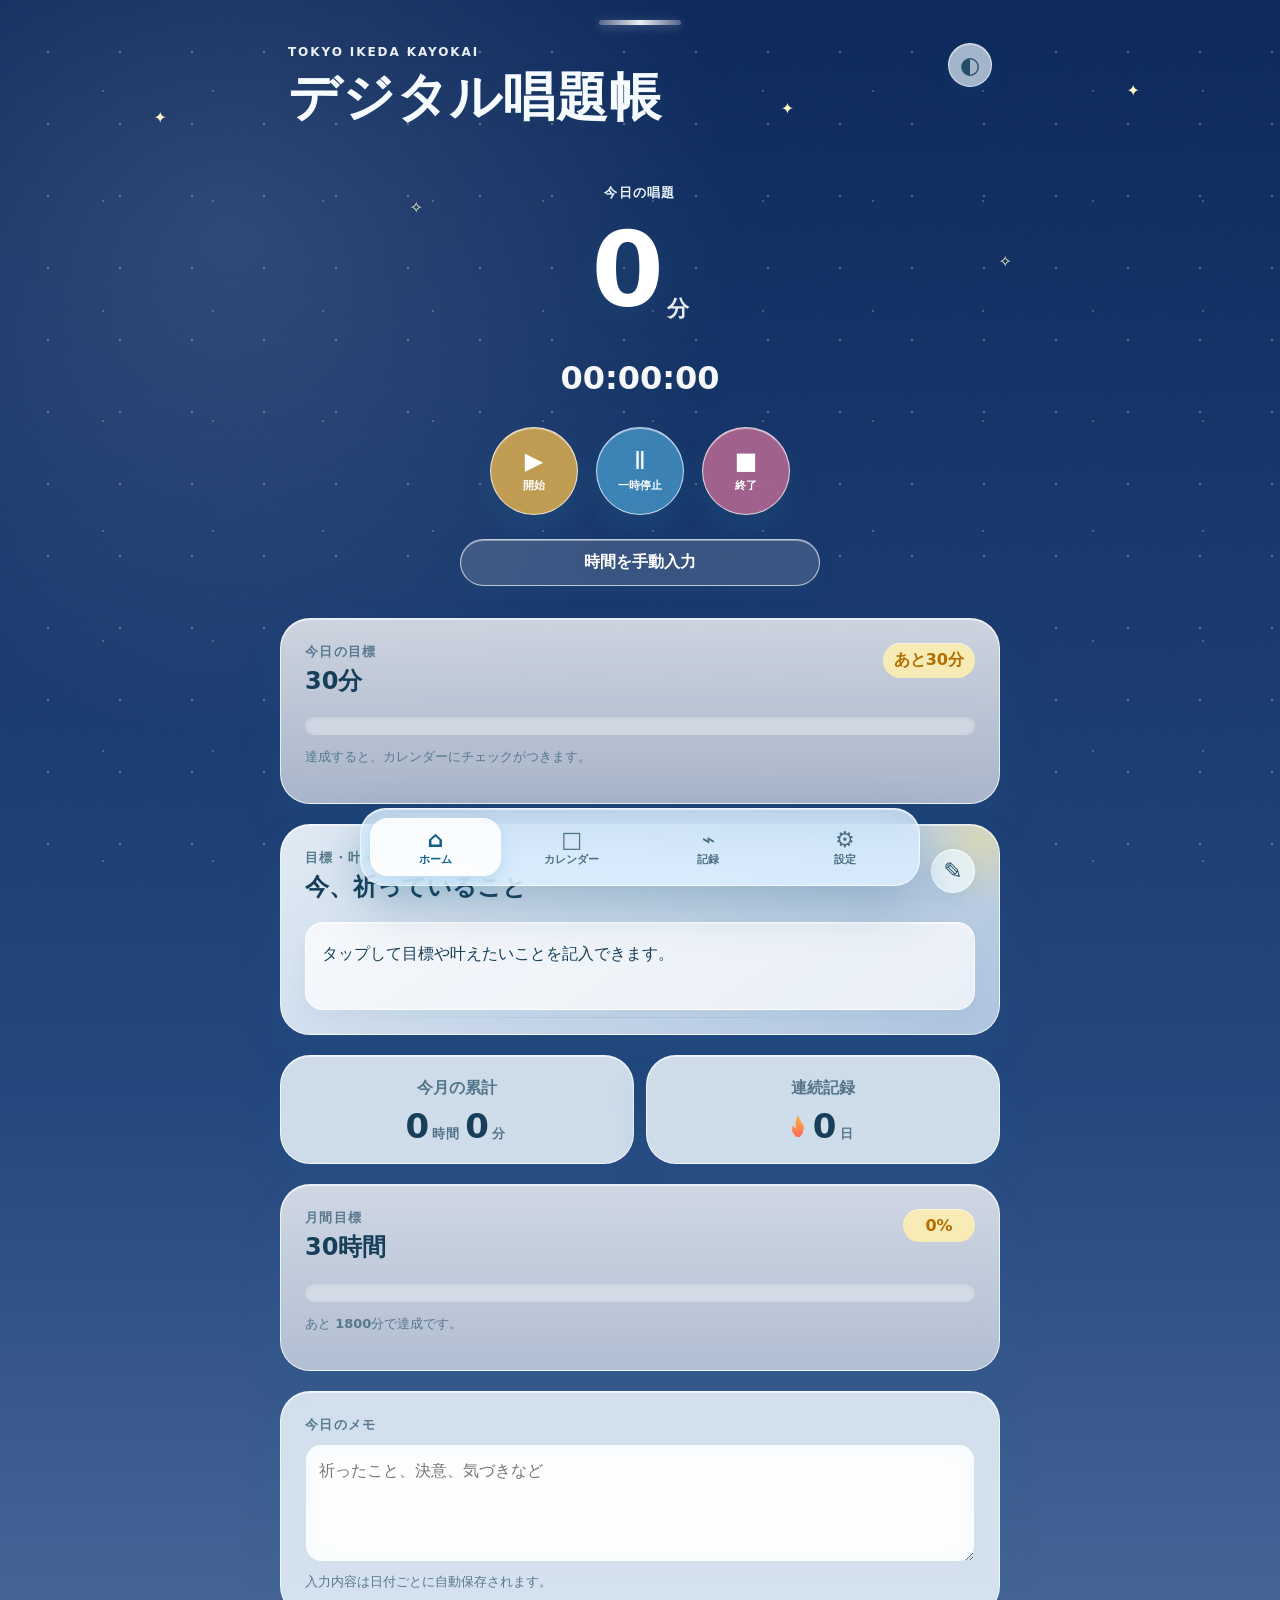
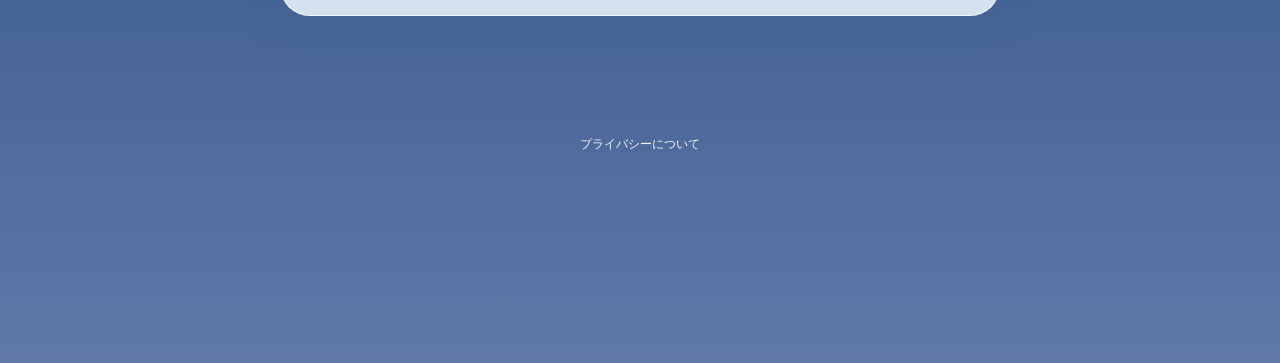
<file: index.html>
<!DOCTYPE html>
<html lang="ja">
<head>
  <meta charset="UTF-8" />
  <meta name="viewport" content="width=device-width, initial-scale=1.0, viewport-fit=cover" />
  <meta name="theme-color" content="#6aa7b8" />
  <meta name="description" content="Tokyo Ikeda Kayokai デジタル唱題帳。唱題時間、目標、メモを端末内に記録できます。" />
  <title>デジタル唱題帳 | Tokyo Ikeda Kayokai</title>
  <meta property="og:title" content="デジタル唱題帳 | Tokyo Ikeda Kayokai" />
  <meta property="og:description" content="唱題時間、目標、メモを端末内に記録できるデジタル唱題帳です。" />
  <meta property="og:type" content="website" />
  <link rel="manifest" href="manifest.webmanifest" />
  <link rel="icon" href="assets/icons/icon.svg" type="image/svg+xml" />
  <link rel="stylesheet" href="assets/css/style.css" />
</head>
<body>

  <div id="launchScreen" class="launch-screen" aria-hidden="true">
    <div class="launch-mark">
      <span class="launch-sun"></span>
      <span class="launch-wave launch-wave-1"></span>
      <span class="launch-wave launch-wave-2"></span>
    </div>
    <p>Tokyo Ikeda Kayokai</p>
    <strong>デジタル唱題帳</strong>
  </div>

  <div class="paper-texture" aria-hidden="true"></div>
  <div class="sky-decor" aria-hidden="true">
    <div class="cloud cloud-1">☁</div>
    <div class="cloud cloud-2">☁</div>
    <div class="cloud cloud-3">☁</div>
    <div class="stars">
      <span>✦</span><span>✧</span><span>✦</span><span>✧</span><span>✦</span>
    </div>
  </div>

  <main class="app">
    <div class="summer-ribbon" aria-hidden="true"></div>
    <header class="hero">
      <div>
        <p class="brand">Tokyo Ikeda Kayokai</p>
        <h1>デジタル唱題帳</h1></div>
      <button id="themeBtn" class="round-button" aria-label="背景テーマを切り替える">
        <span class="hand-icon">◐</span>
      </button>
    </header>

    <section id="homeView" class="view is-active">
      <section class="card timer-card">
        <p class="small-label">今日の唱題</p>
        <button id="editTodayTotalBtn" class="today-total today-total-button" aria-label="今日の唱題時間を編集">
          <span id="todayMinutes">0</span><small>分</small>
        </button>
        <div id="timerDisplay" class="timer">00:00:00</div>

        <div class="timer-actions">
          <button id="startBtn" class="timer-circle timer-start" aria-label="タイマー開始">
            <span class="timer-circle-icon">▶</span>
            <span class="timer-circle-label">開始</span>
          </button>
          <button id="pauseBtn" class="timer-circle timer-pause" aria-label="タイマー一時停止">
            <span class="timer-circle-icon">Ⅱ</span>
            <span class="timer-circle-label">一時停止</span>
          </button>
          <button id="stopBtn" class="timer-circle timer-stop" aria-label="タイマー終了">
            <span class="timer-circle-icon">■</span>
            <span class="timer-circle-label">終了</span>
          </button>
        </div>

        <div class="manual-entry-area">
          <button id="openManualEntryBtn" class="button glass-button full">時間を手動入力</button>
        </div>
      </section>

      <section class="card">
        <div class="section-heading">
          <div>
            <p class="small-label">今日の目標</p>
            <h2><span id="dailyGoalLabel">30分</span></h2>
          </div>
          <span id="dailyGoalStatus" class="badge">あと30分</span>
        </div>
        <div class="progress-track">
          <div id="dailyProgressBar" class="progress-bar daily-progress"></div>
        </div>
        <p class="muted">達成すると、カレンダーにチェックがつきます。</p>
      </section>

      <section class="card wishes-card">
        <div class="section-heading">
          <div>
            <p class="small-label">目標・叶えたいこと</p>
            <h2>今、祈っていること</h2>
          </div>
          <button id="editWishesBtn" class="round-button edit-wishes-button" aria-label="目標・叶えたいことを編集">✎</button>
        </div>
        <div id="wishesDisplay" class="wishes-display">タップして目標や叶えたいことを記入できます。</div>
        <textarea id="wishesInput" class="wishes-input" placeholder="今祈っていること、叶えたいこと、目標など"></textarea>
        <div id="wishesActions" class="wishes-actions">
          <button id="saveWishesBtn" class="button primary">保存</button>
          <button id="cancelWishesBtn" class="button pale">キャンセル</button>
        </div>
      </section>

      <section class="summary-grid">
        <article class="card mini-card">
          <span class="mini-card-label">今月の累計</span>
          <strong class="stat-value month-total-value">
            <span class="stat-number" id="monthTotalHours">0</span><span class="stat-unit">時間</span>
            <span class="stat-number" id="monthTotalMinutes">0</span><span class="stat-unit">分</span>
          </strong>
        </article>
        <article class="card mini-card">
          <span class="mini-card-label">連続記録</span>
          <strong class="stat-value streak-value">
            <span class="flame-mark" aria-hidden="true"></span>
            <span class="stat-number" id="streakDays">0</span><span class="stat-unit">日</span>
          </strong>
        </article>
      </section>

      <section class="card">
        <div class="section-heading">
          <div>
            <p class="small-label">月間目標</p>
            <h2><span id="goalMinutesLabel">30時間</span></h2>
          </div>
          <span id="goalPercent" class="badge">0%</span>
        </div>
        <div class="progress-track"><div id="progressBar" class="progress-bar"></div></div>
        <p class="muted">あと <strong id="remainingMinutes">1800</strong>分で達成です。</p>
      </section>

      <section class="card">
        <p class="small-label">今日のメモ</p>
        <textarea id="memo" placeholder="祈ったこと、決意、気づきなど"></textarea>
        <p class="save-note">入力内容は日付ごとに自動保存されます。</p>
      </section>
    </section>

    <section id="calendarView" class="view">
      <section class="card">
        <div class="calendar-list-toolbar">
          <button id="openEntryListBtn" class="entry-list-link" type="button">入力内容一覧を見る</button>
        </div>
        <div class="calendar-head">
          <button id="prevMonth" class="round-button" aria-label="前の月">‹</button>
          <h2 id="calendarTitle"></h2>
          <button id="nextMonth" class="round-button" aria-label="次の月">›</button>
        </div>
        <div class="weekdays">
          <span>日</span><span>月</span><span>火</span><span>水</span><span>木</span><span>金</span><span>土</span>
        </div>
        <div id="calendarGrid" class="calendar-grid"></div>
        <p class="muted">日付をタップすると、唱題時間とメモを確認・編集できます。</p>
      </section>
    </section>

    <section id="recordsView" class="view">
      <section class="card">
        <p class="small-label">最近7日間</p>
        <h2>唱題時間の記録</h2>
        <canvas id="weeklyChart" width="700" height="360"></canvas>
      </section>
      <section class="summary-grid">
        <article class="card mini-card">
          <span class="mini-card-label">総唱題時間</span>
          <strong class="stat-value record-total-value">
            <span class="stat-number" id="allTimeHours">0</span><span class="stat-unit">時間</span>
            <span class="stat-number" id="allTimeMinutes">0</span><span class="stat-unit">分</span>
          </strong>
        </article>
        <article class="card mini-card">
          <span class="mini-card-label">記録した日</span>
          <strong class="stat-value active-days-value">
            <span class="stat-number" id="activeDays">0</span><span class="stat-unit">日</span>
          </strong>
        </article>
      </section>
    </section>

    <section id="settingsView" class="view">
      <section class="card settings-card">
        <div class="goal-setting-block">
          <span class="setting-title">毎日の目標</span>
          <div class="time-input-row">
            <label><span>時間</span><input id="dailyGoalHoursInput" type="number" min="0" step="1" /></label>
            <label><span>分</span><input id="dailyGoalMinutesInput" type="number" min="0" max="59" step="1" /></label>
          </div>
          <button id="saveDailyGoalBtn" class="button primary full">毎日の目標を保存</button>
        </div>

        <hr />

        <div class="goal-setting-block">
          <span class="setting-title">月間目標</span>
          <div class="time-input-row">
            <label><span>時間</span><input id="goalHoursInput" type="number" min="0" step="1" /></label>
            <label><span>分</span><input id="goalMinutesInput" type="number" min="0" max="59" step="1" /></label>
          </div>
          <button id="saveGoalBtn" class="button primary full">月間目標を保存</button>
        </div>

        <hr />

        <button id="installBtn" class="button pale full" hidden>ホーム画面に追加</button>
        <button id="exportBtn" class="button pale full">記録をバックアップ</button>
        <label class="file-label">
          バックアップを読み込む
          <input id="importInput" type="file" accept="application/json" />
        </label>
        <button id="resetBtn" class="button rose full">すべての記録をリセット</button>
      </section>
    </section>
  </main>


  <dialog id="entryListDialog" class="day-dialog entry-list-dialog">
    <section class="dialog-card entry-list-card">
      <button id="closeEntryListBtn" class="dialog-close" type="button" aria-label="閉じる">×</button>
      <p class="small-label">唱題の記録</p>
      <div class="entry-list-title-row">
        <h2>入力内容一覧</h2>
        <select id="entryListOrder" aria-label="表示順">
          <option value="newest">新しい順</option>
          <option value="oldest">古い順</option>
        </select>
      </div>
      <p class="muted entry-list-description">唱題時間とメモを、日付ごとに振り返れます。</p>
      <div id="entryList" class="entry-list"></div>
    </section>
  </dialog>

  <dialog id="dayDialog" class="day-dialog">
    <form method="dialog" class="dialog-card">
      <button class="dialog-close" value="cancel" aria-label="閉じる">×</button>
      <p class="small-label">日別記録</p>
      <h2 id="dialogDateTitle"></h2>
      <div class="time-input-grid">
        <label>
          <span>唱題時間（分）</span>
          <input id="dialogMinutes" type="number" min="0" step="1" />
        </label>
      </div>
      <label>
        <span>メモ</span>
        <textarea id="dialogMemo" placeholder="その日の祈りや決意"></textarea>
      </label>
      <button id="saveDayBtn" type="button" class="button primary full">保存する</button>
    </form>
  </dialog>



  <dialog id="editTodayDialog" class="day-dialog">
    <form method="dialog" class="dialog-card">
      <button class="dialog-close" value="cancel" aria-label="閉じる">×</button>
      <p class="small-label">今日の記録を編集</p>
      <h2>合計時間を修正</h2>
      <div class="time-input-row three">
        <label>
          <span>時間</span>
          <input id="editTodayHours" type="number" min="0" step="1" value="0" />
        </label>
        <label>
          <span>分</span>
          <input id="editTodayMinutes" type="number" min="0" max="59" step="1" value="0" />
        </label>
        <label>
          <span>秒</span>
          <input id="editTodaySeconds" type="number" min="0" max="59" step="1" value="0" />
        </label>
      </div>
      <p class="muted">保存すると、今日の合計時間がこの内容に置き換わります。</p>
      <button id="saveTodayTotalBtn" type="button" class="button primary full">合計時間を保存</button>
    </form>
  </dialog>

  <dialog id="manualEntryDialog" class="day-dialog">
    <form method="dialog" class="dialog-card">
      <button class="dialog-close" value="cancel" aria-label="閉じる">×</button>
      <p class="small-label">手動入力</p>
      <h2>唱題時間を追加</h2>
      <div class="time-input-row three">
        <label>
          <span>時間</span>
          <input id="manualHours" type="number" min="0" step="1" value="0" />
        </label>
        <label>
          <span>分</span>
          <input id="manualMinutes" type="number" min="0" max="59" step="1" value="0" />
        </label>
        <label>
          <span>秒</span>
          <input id="manualSeconds" type="number" min="0" max="59" step="1" value="0" />
        </label>
      </div>
      <button id="saveManualEntryBtn" type="button" class="button primary full">この時間を追加</button>
    </form>
  </dialog>


  <footer class="site-footer"><a href="privacy.html">プライバシーについて</a></footer>

  <nav class="bottom-nav" aria-label="画面切り替え">
    <button class="tab is-active" data-view="home" aria-label="ホーム">
      <span class="nav-icon" aria-hidden="true">⌂</span>
      <span class="nav-label">ホーム</span>
    </button>
    <button class="tab" data-view="calendar" aria-label="カレンダー">
      <span class="nav-icon" aria-hidden="true">□</span>
      <span class="nav-label">カレンダー</span>
    </button>
    <button class="tab" data-view="records" aria-label="記録">
      <span class="nav-icon" aria-hidden="true">⌁</span>
      <span class="nav-label">記録</span>
    </button>
    <button class="tab" data-view="settings" aria-label="設定">
      <span class="nav-icon" aria-hidden="true">⚙</span>
      <span class="nav-label">設定</span>
    </button>
  </nav>

  <div id="toast" class="toast" role="status" aria-live="polite"></div>

  <script src="assets/js/app.js"></script>
</body>
</html>
</file>
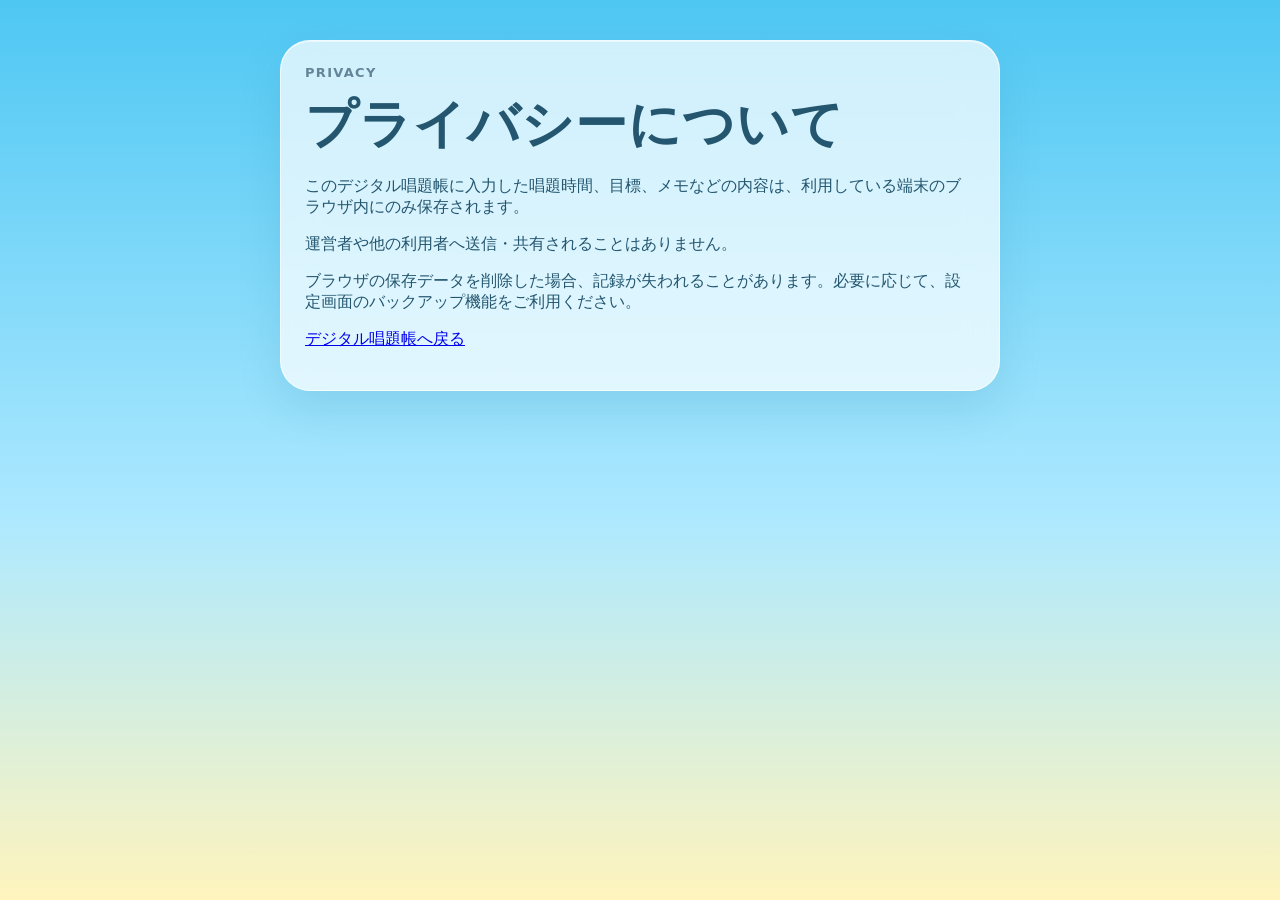
<file: privacy.html>
<!DOCTYPE html>
<html lang="ja">
<head>
  <meta charset="UTF-8" />
  <meta name="viewport" content="width=device-width, initial-scale=1.0" />
  <title>プライバシーについて | デジタル唱題帳</title>
  <link rel="stylesheet" href="assets/css/style.css" />
</head>
<body>
  <main class="app">
    <section class="card">
      <p class="small-label">PRIVACY</p>
      <h1>プライバシーについて</h1>
      <p>このデジタル唱題帳に入力した唱題時間、目標、メモなどの内容は、利用している端末のブラウザ内にのみ保存されます。</p>
      <p>運営者や他の利用者へ送信・共有されることはありません。</p>
      <p>ブラウザの保存データを削除した場合、記録が失われることがあります。必要に応じて、設定画面のバックアップ機能をご利用ください。</p>
      <p><a href="./">デジタル唱題帳へ戻る</a></p>
    </section>
  </main>
</body>
</html>
</file>
<file: assets/css/style.css>
*{box-sizing:border-box}
:root{
  --sky-1:#59c9f2;
  --sky-2:#bcecff;
  --sky-3:#fff5bf;
  --ink:#24566f;
  --muted:#648498;
  --card:rgba(255,255,255,.72);
  --card-strong:rgba(255,255,255,.84);
  --line:rgba(255,255,255,.68);
  --yellow:#ffbf2f;
  --yellow-deep:#f09a00;
  --blue:#4abce8;
  --pink:#ff8fa9;
  --green:#58b67a;
  --shadow:0 16px 40px rgba(31,113,151,.18)
}
html{scroll-behavior:smooth}
body{
  margin:0;
  min-height:100vh;
  font-family:"M PLUS Rounded 1c","Hiragino Maru Gothic ProN","Yu Gothic","Meiryo",system-ui,sans-serif;
  color:var(--ink);
  background:linear-gradient(180deg,var(--sky-1) 0%,var(--sky-2) 56%,var(--sky-3) 100%);
  background-attachment:fixed;
  transition:background .5s ease,color .5s ease;
  overflow-x:hidden
}
body.theme-evening{
  --sky-1:#ff9f86;
  --sky-2:#ffd6a6;
  --sky-3:#fff3bf;
  --ink:#5a4566
}
body.theme-night{
  --sky-1:#112b5e;
  --sky-2:#284a82;
  --sky-3:#5f75a7;
  --ink:#edf7ff;
  --muted:#c5d8ee;
  --card:rgba(20,44,84,.58);
  --card-strong:rgba(28,54,96,.72);
  --line:rgba(255,255,255,.22);
  --shadow:0 16px 40px rgba(0,0,35,.28)
}
button,input,textarea{font:inherit}
button{cursor:pointer;touch-action:manipulation}
.paper-texture{
  position:fixed;inset:0;pointer-events:none;opacity:.07;
  background-image:url("data:image/svg+xml,%3Csvg xmlns='http://www.w3.org/2000/svg' width='100' height='100'%3E%3Cfilter id='n'%3E%3CfeTurbulence baseFrequency='.75' numOctaves='3' stitchTiles='stitch'/%3E%3C/filter%3E%3Crect width='100%25' height='100%25' filter='url(%23n)' opacity='.12'/%3E%3C/svg%3E")
}
.sky-decor{position:fixed;inset:0;overflow:hidden;pointer-events:none;z-index:0}
.cloud{
  position:absolute;
  color:rgba(255,255,255,.72);
  font-size:70px;
  filter:blur(.2px) drop-shadow(0 6px 10px rgba(36,86,111,.08));
  animation:cloudDrift linear infinite
}
.cloud-1{top:70px;left:-150px;animation-duration:42s}
.cloud-2{top:220px;left:-220px;font-size:52px;animation-duration:58s;animation-delay:-18s}
.cloud-3{top:360px;left:-180px;font-size:40px;animation-duration:49s;animation-delay:-31s}
@keyframes cloudDrift{to{transform:translateX(calc(100vw + 330px))}}
.stars{display:none}
body.theme-night .cloud{color:rgba(214,231,255,.22)}
body.theme-night .stars{display:block;position:absolute;inset:0;color:#fff8c6}
body.theme-night .stars span{position:absolute;animation:twinkle 2.8s ease-in-out infinite}
body.theme-night .stars span:nth-child(1){left:12%;top:12%}
body.theme-night .stars span:nth-child(2){left:32%;top:22%;animation-delay:.8s}
body.theme-night .stars span:nth-child(3){left:61%;top:11%;animation-delay:1.3s}
body.theme-night .stars span:nth-child(4){left:78%;top:28%;animation-delay:.3s}
body.theme-night .stars span:nth-child(5){left:88%;top:9%;animation-delay:1.8s}
@keyframes twinkle{50%{opacity:.3;transform:scale(.72)}}


.app{position:relative;z-index:1;width:min(720px,94%);margin:auto;padding:28px 0 70px}
.hero{display:flex;justify-content:space-between;align-items:center;padding:10px 6px 20px;color:white;text-shadow:0 3px 12px rgba(25,81,112,.22)}
.brand{margin:0;text-transform:uppercase;letter-spacing:.16em;font-size:12px;font-weight:900}
h1{margin:.2em 0 .1em;font-size:clamp(34px,7vw,52px);font-weight:900;letter-spacing:.02em}
h2{margin:.2em 0;font-size:22px}
.subtitle{margin:0;font-weight:700}

.tabs{
  position:sticky;top:8px;z-index:6;
  display:grid;grid-template-columns:repeat(4,1fr);gap:7px;
  padding:8px;background:rgba(255,255,255,.28);backdrop-filter:blur(18px);
  border:1px solid rgba(255,255,255,.48);border-radius:20px;box-shadow:var(--shadow)
}
.tab{
  border:1px solid transparent;border-radius:14px;padding:11px 4px;
  background:rgba(255,255,255,.18);color:var(--ink);font-weight:900
}
.tab.is-active{background:rgba(255,255,255,.72);border-color:rgba(255,255,255,.78);box-shadow:0 6px 16px rgba(33,118,157,.14)}
body.theme-night .tab{color:#eef7ff}
body.theme-night .tab.is-active{background:rgba(255,255,255,.14)}

.view{display:none}.view.is-active{display:block}
.card{
  background:var(--card);border:1px solid var(--line);border-radius:28px;
  padding:22px;margin-top:18px;box-shadow:var(--shadow);backdrop-filter:blur(18px)
}
.timer-card{text-align:center}
.small-label{margin:0;color:var(--muted);font-size:13px;font-weight:900;letter-spacing:.08em}
.today-total{margin:12px 0 4px;font-size:72px;line-height:1;color:var(--yellow-deep);font-weight:900}
.today-total small{font-size:20px;margin-left:5px}
 .timer{
  margin:18px 0;
  min-height:auto;
  display:grid;
  place-items:center;
  font-size:32px;
  font-weight:900;
  font-variant-numeric:tabular-nums;
  background:transparent;
  border:0;
  box-shadow:none;
  padding:0;
}
.timer-actions,.quick-add{display:flex;justify-content:center;gap:10px;flex-wrap:wrap}
.quick-add{margin-top:12px}
.button,.quick-add button{
  border:1px solid rgba(255,255,255,.62);border-radius:999px;padding:12px 18px;
  font-weight:900;transition:transform .18s ease,background .18s ease;
  backdrop-filter:blur(12px)
}
.button:hover,.quick-add button:hover{transform:translateY(-2px)}
.primary{background:rgba(255,191,47,.78);color:white}
.pale{background:rgba(111,210,246,.52);color:var(--ink)}
.rose{background:rgba(255,143,169,.68);color:white}
.quick-add button{background:rgba(255,255,255,.42);color:var(--ink)}
body.theme-night .pale,body.theme-night .quick-add button{color:#eef7ff}
.full{width:100%;margin-top:10px}

.summary-grid{display:grid;grid-template-columns:1fr 1fr;gap:14px}
.mini-card{text-align:center}
.mini-card span{display:block;color:var(--muted);font-size:16px;font-weight:850;line-height:1.45}
.mini-card strong{display:block;margin-top:10px;font-size:34px;line-height:1.15;letter-spacing:.01em}
.flame-mark{
  display:inline-block!important;width:16px;height:22px;margin-right:7px;
  background:linear-gradient(#ffb13b,#ff6b5c);
  clip-path:polygon(50% 0,68% 27%,88% 49%,82% 78%,62% 100%,36% 96%,14% 73%,18% 45%,36% 61%,37% 26%);
  vertical-align:-4px
}
.section-heading{display:flex;justify-content:space-between;align-items:center;gap:10px}
.badge{padding:7px 11px;border-radius:999px;background:rgba(255,244,190,.68);color:var(--yellow-deep);font-weight:900}
.progress-track{height:16px;margin-top:16px;background:rgba(255,255,255,.35);border-radius:999px;overflow:hidden}
.progress-bar{height:100%;width:0;background:linear-gradient(90deg,#ffe36a,#ffae17);border-radius:999px;transition:width .45s ease}
.muted,.save-note{color:var(--muted);font-size:13px}
.save-note{margin:7px 0 0}

textarea,input{
  width:100%;border:1px solid rgba(255,255,255,.6);border-radius:16px;
  background:rgba(255,255,255,.44);color:var(--ink);padding:13px;outline:none;backdrop-filter:blur(10px)
}
body.theme-night textarea,body.theme-night input{background:rgba(255,255,255,.1);color:#eef7ff}
textarea{height:118px;resize:vertical;margin-top:10px}
textarea:focus,input:focus{border-color:#7ed9fa;box-shadow:0 0 0 4px rgba(126,217,250,.18)}

.round-button{
  width:44px;height:44px;border:1px solid rgba(255,255,255,.62);border-radius:50%;
  background:rgba(255,255,255,.34);color:var(--ink);font-size:23px;backdrop-filter:blur(12px)
}
body.theme-night .round-button{color:#eef7ff}

.calendar-head{display:flex;justify-content:space-between;align-items:center}
.weekdays,.calendar-grid{display:grid;grid-template-columns:repeat(7,1fr);gap:6px}
.weekdays{margin:17px 0 7px;text-align:center;color:var(--muted);font-size:12px;font-weight:900}
.calendar-day{
  position:relative;min-height:74px;padding:7px;border:1px solid rgba(255,255,255,.5);
  border-radius:15px;background:rgba(255,255,255,.34);color:var(--ink);text-align:left
}
body.theme-night .calendar-day{color:#eef7ff;background:rgba(255,255,255,.08)}
.calendar-day.is-empty{background:transparent;border-color:transparent}
.calendar-day.is-today{outline:2px solid rgba(255,191,47,.78)}
.calendar-day.has-record::after{content:"";position:absolute;right:8px;bottom:8px;width:9px;height:9px;border-radius:50%;background:var(--yellow)}
.calendar-day .minutes{display:block;margin-top:8px;color:#158bb8;font-size:11px}
body.theme-night .calendar-day .minutes{color:#9ce7ff}

canvas{display:block;width:100%;height:auto;margin-top:12px}
.settings-card label,.dialog-card label{display:grid;gap:8px;font-weight:800}
hr{border:0;border-top:1px solid rgba(255,255,255,.4);margin:22px 0}
.file-label{
  display:block;text-align:center;margin-top:10px;padding:12px;border:1px solid rgba(255,255,255,.62);
  border-radius:999px;background:rgba(255,255,255,.34);font-weight:900;backdrop-filter:blur(12px)
}
.file-label input{display:none}

.day-dialog{border:0;padding:0;background:transparent}
.day-dialog::backdrop{background:rgba(18,49,66,.45);backdrop-filter:blur(4px)}
.dialog-card{
  position:relative;width:min(520px,calc(100vw - 28px));padding:24px;
  background:rgba(248,253,255,.92);border:1px solid rgba(255,255,255,.75);
  border-radius:26px;box-shadow:0 24px 70px rgba(20,47,55,.28);backdrop-filter:blur(20px)
}
.dialog-card label{margin-top:14px}
.dialog-close{position:absolute;top:13px;right:13px;width:36px;height:36px;border:0;border-radius:50%;background:rgba(110,190,220,.25);color:var(--ink);font-size:22px}

.toast{
  position:fixed;left:50%;bottom:24px;z-index:20;transform:translate(-50%,18px);
  padding:11px 17px;border-radius:999px;background:rgba(31,81,106,.88);color:white;
  opacity:0;pointer-events:none;transition:.25s;white-space:nowrap;backdrop-filter:blur(12px)
}
.toast.show{opacity:1;transform:translate(-50%,0)}

@media(max-width:560px){
  .app{width:calc(100% - 18px);padding-top:14px}
  .tabs{gap:3px}.tab{font-size:12px;padding:10px 2px}
  .card{padding:18px;border-radius:23px}
  .today-total{font-size:58px}
  .summary-grid{gap:9px}
  .mini-card span{font-size:15px}
  .mini-card strong{font-size:29px}
  .calendar-day{min-height:62px;font-size:12px;padding:5px}
}
@media(prefers-reduced-motion:reduce){*{animation:none!important;transition:none!important}}


/* v2: 夜でも見やすい、明るめのガラスカード */
body.theme-night{
  --ink:#173f5a;
  --muted:#55758a;
  --card:rgba(238,248,255,.84);
  --card-strong:rgba(246,252,255,.92);
  --line:rgba(255,255,255,.78);
  --shadow:0 16px 40px rgba(2,19,55,.28)
}
body.theme-night .hero{
  color:#f5fbff;
}
body.theme-night .tabs{
  background:rgba(222,240,255,.46);
  border-color:rgba(255,255,255,.55)
}
body.theme-night .tab{
  color:#244d68;
  background:rgba(240,249,255,.34)
}
body.theme-night .tab.is-active{
  color:#176f9b;
  background:rgba(255,255,255,.83)
}
body.theme-night .card{
  background:rgba(240,249,255,.84);
  color:#173f5a;
  border-color:rgba(255,255,255,.72)
}
body.theme-night .small-label,
body.theme-night .muted,
body.theme-night .save-note{
  color:#58788d
}
body.theme-night .timer{
  color:#176f9b;
  background:rgba(220,244,255,.72);
  border-color:rgba(255,255,255,.82)
}
body.theme-night .pale,
body.theme-night .quick-add button,
body.theme-night .round-button{
  color:#244d68;
  background:rgba(235,248,255,.68)
}
body.theme-night textarea,
body.theme-night input{
  background:rgba(255,255,255,.82);
  color:#183f57;
  border-color:rgba(66,130,160,.22)
}
body.theme-night .calendar-day{
  color:#183f57;
  background:rgba(246,252,255,.76);
  border-color:rgba(255,255,255,.8)
}
body.theme-night .calendar-day .minutes{
  color:#137da9
}
body.theme-night .weekdays{
  color:#d9ecf8
}
body.theme-night .badge{
  background:rgba(255,239,177,.88);
  color:#b36d00
}

/* 日別記録ダイアログは常に濃い文字 */
.day-dialog .dialog-card,
.day-dialog .dialog-card label,
.day-dialog .dialog-card h2,
.day-dialog .dialog-card .small-label{
  color:#173f5a
}
.day-dialog textarea,
.day-dialog input{
  color:#173f5a !important;
  background:#fffef9 !important
}

/* 時間調整と達成マーク */
.minus-button{
  background:rgba(255,170,184,.48)!important;
  color:#9e425b!important
}
.daily-progress{
  background:linear-gradient(90deg,#71dcbd,#34b98a)
}
.calendar-day.is-achieved::before{
  content:"✓";
  position:absolute;
  right:6px;
  top:5px;
  width:20px;
  height:20px;
  display:grid;
  place-items:center;
  border-radius:50%;
  background:#42bd8c;
  color:white;
  font-size:13px;
  font-weight:900;
  box-shadow:0 3px 8px rgba(43,155,114,.25)
}


/* v3: 手動時間入力と時間・分の目標設定 */
.manual-entry-area{
  margin-top:14px
}
.glass-button{
  background:rgba(255,255,255,.42);
  color:var(--ink);
  border:1px solid rgba(255,255,255,.68);
  backdrop-filter:blur(12px)
}
body.theme-night .glass-button{
  background:rgba(235,248,255,.68);
  color:#244d68
}
.time-input-row{
  display:grid;
  grid-template-columns:repeat(2,minmax(0,1fr));
  gap:12px;
  margin-top:10px
}
.time-input-row.three{
  grid-template-columns:repeat(3,minmax(0,1fr))
}
.time-input-row label{
  display:grid;
  gap:6px;
  text-align:left
}
.time-input-row label span{
  color:var(--muted);
  font-size:13px;
  font-weight:900
}
.setting-title{
  display:block;
  font-weight:900;
  margin-bottom:6px
}
.goal-setting-block + .goal-setting-block{
  margin-top:10px
}
@media(max-width:480px){
  .time-input-row.three{
    gap:7px
  }
  .time-input-row.three input{
    padding:11px 8px
  }
}


/* v4: ヘッダー簡素化、目標・叶えたいこと欄、夜の曜日表示改善 */
.hero{
  align-items:flex-start
}
.hero > div{
  padding-top:2px
}
.hero .subtitle{
  display:none!important
}
body.theme-night .weekdays{
  color:#ffffff;
  text-shadow:0 2px 8px rgba(0,0,35,.35)
}
body.theme-night .weekdays span{
  background:rgba(255,255,255,.14);
  border:1px solid rgba(255,255,255,.2);
  border-radius:999px;
  padding:5px 0
}
.wishes-card{
  background:rgba(255,255,255,.8)
}
.wishes-display{
  margin-top:14px;
  min-height:72px;
  white-space:pre-wrap;
  line-height:1.8;
  padding:16px;
  border-radius:18px;
  background:rgba(255,255,255,.4);
  border:1px solid rgba(255,255,255,.58);
  color:var(--ink)
}
.wishes-display.is-empty{
  color:var(--muted)
}
.wishes-input,
.wishes-actions{
  display:none
}
.wishes-card.is-editing .wishes-display{
  display:none
}
.wishes-card.is-editing .wishes-input{
  display:block
}
.wishes-card.is-editing .wishes-actions{
  display:flex;
  gap:10px;
  margin-top:10px
}
.edit-wishes-button{
  flex:0 0 auto
}
body.theme-night .wishes-card{
  background:rgba(240,249,255,.88)
}
body.theme-night .wishes-display{
  background:rgba(255,255,255,.72);
  color:#173f5a;
  border-color:rgba(255,255,255,.82)
}




/* v7: アプリ風ブラッシュアップ */
:root{
  --app-max:720px;
  --radius-xl:30px;
  --radius-lg:24px;
  --radius-md:18px;
  --space-1:8px;
  --space-2:12px;
  --space-3:16px;
  --space-4:20px;
  --space-5:24px;
}
body{
  padding-bottom:110px
}
.app{
  width:min(var(--app-max),calc(100% - 20px));
  padding:20px 0 120px
}
.summer-ribbon{
  width:82px;
  height:5px;
  margin:0 auto 8px;
  border-radius:999px;
  background:linear-gradient(90deg,rgba(255,255,255,.28),rgba(255,255,255,.92),rgba(255,255,255,.28));
  box-shadow:0 2px 10px rgba(255,255,255,.25)
}
.hero{
  padding:10px 8px 14px
}
.hero h1{
  line-height:1.1;
  letter-spacing:.015em
}
.brand{
  opacity:.95
}
.card{
  border-radius:var(--radius-xl);
  padding:var(--space-5);
  margin-top:var(--space-4);
  box-shadow:0 18px 44px rgba(31,113,151,.16)
}
.timer-card{
  padding-top:28px
}
.today-total{
  margin:14px 0 8px
}
.timer{
  margin:18px 0;
  min-height:62px;
  display:grid;
  place-items:center
}
.timer-actions{
  gap:12px
}
.timer-actions .button{
  min-width:112px
}
.button,
.quick-add button,
.round-button,
.file-label,
.history-toggle,
.history-delete{
  min-height:44px;
  box-shadow:inset 0 1px 0 rgba(255,255,255,.4),0 8px 18px rgba(33,118,157,.10)
}
.button:active,
.quick-add button:active,
.round-button:active{
  transform:translateY(1px) scale(.99)
}
.summary-grid{
  gap:12px
}
.mini-card{
  padding:20px 16px
}
.mini-card strong{
  margin-top:10px
}
.progress-track{
  height:18px;
  box-shadow:inset 0 1px 4px rgba(34,91,116,.10)
}
.wishes-display{
  min-height:88px
}
textarea{
  line-height:1.65
}
.calendar-grid{
  gap:7px
}
.calendar-day{
  transition:transform .16s ease,background .16s ease
}
.calendar-day:active{
  transform:scale(.97)
}
.day-dialog .dialog-card{
  border-radius:28px
}
.bottom-nav{
  position:fixed;
  left:50%;
  bottom:max(14px,env(safe-area-inset-bottom));
  transform:translateX(-50%);
  z-index:50;
  width:min(560px,calc(100% - 24px));
  display:grid;
  grid-template-columns:repeat(4,1fr);
  gap:6px;
  padding:9px;
  border-radius:26px;
  background:rgba(245,252,255,.72);
  border:1px solid rgba(255,255,255,.78);
  box-shadow:0 18px 45px rgba(15,80,114,.24);
  backdrop-filter:blur(22px) saturate(140%)
}
.bottom-nav .tab{
  position:relative;
  display:flex;
  flex-direction:column;
  align-items:center;
  justify-content:center;
  gap:3px;
  min-height:58px;
  border:1px solid transparent;
  border-radius:18px;
  padding:7px 4px;
  background:transparent;
  color:#52768a;
  font-weight:900
}
.bottom-nav .tab.is-active{
  color:#167fab;
  background:rgba(255,255,255,.82);
  border-color:rgba(255,255,255,.9);
  box-shadow:0 8px 20px rgba(52,145,183,.18)
}
.nav-icon{
  font-size:22px;
  line-height:1
}
.nav-label{
  font-size:11px;
  line-height:1
}
body.theme-night .bottom-nav{
  background:rgba(222,240,255,.78);
  border-color:rgba(255,255,255,.74)
}
body.theme-night .bottom-nav .tab{
  color:#4d6f84;
  background:transparent
}
body.theme-night .bottom-nav .tab.is-active{
  color:#125f88;
  background:rgba(255,255,255,.86)
}
.view{
  animation:viewFade .22s ease
}
@keyframes viewFade{
  from{opacity:.35;transform:translateY(4px)}
  to{opacity:1;transform:translateY(0)}
}
@media(max-width:560px){
  .app{
    width:calc(100% - 16px);
    padding-top:12px
  }
  .card{
    padding:20px;
    margin-top:14px;
    border-radius:24px
  }
  .timer-actions .button{
    min-width:94px;
    padding-inline:15px
  }
  .bottom-nav{
    width:calc(100% - 16px);
    bottom:max(8px,env(safe-area-inset-bottom));
    border-radius:22px
  }
}

/* v8: 今日の唱題時間の枠を廃止 */
body.theme-night .timer{
  background:transparent;
  border:0;
  box-shadow:none;
}


/* v9: 最終ブラッシュアップ */

/* 今日の唱題を主役に */
.today-total{
  font-size:clamp(72px,16vw,104px);
  line-height:.95;
  margin:18px 0 8px;
  letter-spacing:-.03em;
  text-shadow:0 8px 18px rgba(240,154,0,.12)
}
.today-total small{
  font-size:22px;
  margin-left:6px;
  letter-spacing:0
}
.timer-card{
  background:
    linear-gradient(180deg,rgba(255,255,255,.84),rgba(255,255,255,.66));
  border-color:rgba(255,255,255,.86)
}
body.theme-night .timer-card{
  background:
    linear-gradient(180deg,rgba(247,252,255,.92),rgba(225,243,255,.84))
}

/* 今日の目標と月間目標を統一 */
#homeView > .card:not(.timer-card):not(.wishes-card):not(:last-child){
  background:
    linear-gradient(180deg,rgba(255,255,255,.78),rgba(255,255,255,.62))
}
#homeView > .card .section-heading h2{
  font-size:24px;
  margin-top:4px
}
#dailyGoalStatus,
#goalPercent{
  min-width:72px;
  text-align:center;
  box-shadow:inset 0 1px 0 rgba(255,255,255,.5)
}
.daily-progress,
#progressBar{
  box-shadow:0 4px 12px rgba(255,175,23,.18)
}

/* 今祈っていることを、やさしい付箋風ガラスカードに */
.wishes-card{
  position:relative;
  overflow:hidden;
  background:
    linear-gradient(145deg,rgba(255,255,255,.88),rgba(255,250,218,.66));
  border-color:rgba(255,255,255,.9)
}
.wishes-card::before{
  content:"";
  position:absolute;
  width:140px;
  height:140px;
  right:-52px;
  top:-58px;
  border-radius:50%;
  background:radial-gradient(circle,rgba(255,226,114,.38),rgba(255,226,114,0) 72%);
  pointer-events:none
}
.wishes-card::after{
  content:"";
  position:absolute;
  left:26px;
  right:26px;
  bottom:16px;
  height:1px;
  background:linear-gradient(90deg,transparent,rgba(89,162,187,.22),transparent)
}
.wishes-display{
  position:relative;
  z-index:1;
  font-size:16px;
  line-height:1.9;
  background:rgba(255,255,255,.38);
  border:1px solid rgba(255,255,255,.66);
  box-shadow:inset 0 1px 0 rgba(255,255,255,.6)
}
body.theme-night .wishes-card{
  background:
    linear-gradient(145deg,rgba(244,251,255,.94),rgba(222,239,255,.86))
}

/* 雲の動きをよりゆっくり自然に */
.cloud{
  opacity:.72;
  animation-timing-function:linear;
  will-change:transform;
  filter:blur(.3px) drop-shadow(0 8px 14px rgba(36,86,111,.07))
}
.cloud-1{
  animation-duration:72s
}
.cloud-2{
  animation-duration:96s;
  animation-delay:-28s
}
.cloud-3{
  animation-duration:84s;
  animation-delay:-47s
}
@keyframes cloudDrift{
  from{transform:translateX(0) translateY(0)}
  25%{transform:translateX(calc((100vw + 330px)*.25)) translateY(-6px)}
  50%{transform:translateX(calc((100vw + 330px)*.5)) translateY(2px)}
  75%{transform:translateX(calc((100vw + 330px)*.75)) translateY(-4px)}
  to{transform:translateX(calc(100vw + 330px)) translateY(0)}
}

/* カード全体の統一感 */
.card{
  box-shadow:
    0 18px 44px rgba(31,113,151,.14),
    inset 0 1px 0 rgba(255,255,255,.52)
}
.small-label{
  letter-spacing:.1em
}
.section-heading{
  align-items:flex-start
}

@media(max-width:560px){
  .today-total{
    font-size:clamp(66px,20vw,88px)
  }
  .wishes-display{
    font-size:15px
  }
}

/* v10 */
.today-total,
.today-total-button{
  background:transparent!important;
  border:none!important;
  box-shadow:none!important;
  outline:none!important;
}


/* v11: アプリ仕上げ */

/* 起動画面 */
.launch-screen{
  position:fixed;
  inset:0;
  z-index:999;
  display:grid;
  place-content:center;
  justify-items:center;
  gap:10px;
  background:linear-gradient(180deg,#59c9f2,#bcecff 68%,#fff5bf);
  color:white;
  text-align:center;
  transition:opacity .5s ease,visibility .5s ease;
}
.launch-screen.is-hidden{
  opacity:0;
  visibility:hidden;
}
.launch-screen p{
  margin:10px 0 0;
  font-size:12px;
  font-weight:900;
  letter-spacing:.16em;
}
.launch-screen strong{
  font-size:26px;
  letter-spacing:.03em;
}
.launch-mark{
  position:relative;
  width:92px;
  height:92px;
  border-radius:28px;
  background:rgba(255,255,255,.3);
  border:1px solid rgba(255,255,255,.6);
  box-shadow:0 18px 40px rgba(35,117,151,.2);
  overflow:hidden;
}
.launch-sun{
  position:absolute;
  width:30px;
  height:30px;
  border-radius:50%;
  background:#ffe36b;
  top:16px;
  right:16px;
  box-shadow:0 0 0 8px rgba(255,227,107,.14);
}
.launch-wave{
  position:absolute;
  left:-12px;
  width:118px;
  height:44px;
  border-radius:50%;
  background:rgba(255,255,255,.66);
}
.launch-wave-1{bottom:-10px}
.launch-wave-2{bottom:-24px;opacity:.6}

/* 今日の唱題を数字だけで主役に */
.timer-card{
  background:transparent!important;
  border:none!important;
  box-shadow:none!important;
  backdrop-filter:none!important;
  padding-top:18px;
  padding-bottom:12px;
}
.timer-card .small-label{
  color:rgba(255,255,255,.95);
  text-shadow:0 2px 10px rgba(28,92,122,.22);
}
body.theme-night .timer-card .small-label{
  color:#eef8ff;
}
.today-total,
.today-total-button{
  display:inline-flex;
  align-items:flex-end;
  justify-content:center;
  background:transparent!important;
  border:none!important;
  box-shadow:none!important;
  outline:none!important;
  color:white;
  text-shadow:0 8px 24px rgba(24,92,125,.28);
}
body.theme-evening .today-total,
body.theme-night .today-total{
  color:#ffffff;
}
.today-total small{
  color:rgba(255,255,255,.9);
}
.timer{
  color:rgba(255,255,255,.96)!important;
  text-shadow:0 3px 14px rgba(25,80,110,.25);
}

/* 丸いフローティング風タイマーボタン */
.timer-actions{
  margin-top:18px;
  gap:18px;
}
.timer-circle{
  width:88px;
  height:88px;
  border-radius:50%;
  border:1px solid rgba(255,255,255,.7);
  display:flex;
  flex-direction:column;
  align-items:center;
  justify-content:center;
  gap:5px;
  color:white;
  backdrop-filter:blur(18px);
  box-shadow:
    inset 0 1px 0 rgba(255,255,255,.46),
    0 14px 28px rgba(31,113,151,.2);
  transition:transform .18s ease,box-shadow .18s ease;
}
.timer-circle:hover{transform:translateY(-3px)}
.timer-circle:active{transform:translateY(1px) scale(.98)}
.timer-circle-icon{
  font-size:24px;
  line-height:1;
}
.timer-circle-label{
  font-size:11px;
  font-weight:900;
}
.timer-start{background:rgba(255,190,47,.76)}
.timer-pause{background:rgba(77,190,229,.64)}
.timer-stop{background:rgba(255,130,159,.68)}
body.theme-night .timer-start{background:rgba(255,194,72,.72)}
body.theme-night .timer-pause{background:rgba(80,170,220,.66)}
body.theme-night .timer-stop{background:rgba(226,120,157,.68)}

/* 手動入力ボタン */
.manual-entry-area .glass-button{
  max-width:360px;
  margin-inline:auto;
  background:rgba(255,255,255,.34);
  color:white;
  border-color:rgba(255,255,255,.68);
  text-shadow:0 2px 8px rgba(27,88,117,.18);
}
body.theme-night .manual-entry-area .glass-button{
  color:white;
  background:rgba(255,255,255,.15);
}

/* 時間帯別の空 */
body{
  background:
    linear-gradient(180deg,#4ec7f3 0%,#aee9ff 58%,#fff4bd 100%);
}
body.theme-evening{
  background:
    linear-gradient(180deg,#ff9678 0%,#ffc9a0 48%,#ffe7bb 100%);
}
body.theme-night{
  background:
    radial-gradient(circle at 18% 12%,rgba(255,255,255,.12),transparent 25%),
    linear-gradient(180deg,#0f2a5d 0%,#24477d 56%,#5f78a8 100%);
}
body.theme-night::after{
  content:"";
  position:fixed;
  inset:0;
  pointer-events:none;
  background-image:
    radial-gradient(circle,rgba(255,255,255,.82) 0 1px,transparent 1.7px),
    radial-gradient(circle,rgba(255,245,180,.7) 0 1px,transparent 1.5px);
  background-size:72px 72px,110px 110px;
  background-position:12px 16px,48px 36px;
  opacity:.32;
  z-index:0;
}

/* 祈りカードを高級感あるガラスへ */
.wishes-card{
  background:
    linear-gradient(145deg,rgba(255,255,255,.82),rgba(255,255,255,.56));
  border:1px solid rgba(255,255,255,.82);
  box-shadow:
    0 20px 44px rgba(31,113,151,.16),
    inset 0 1px 0 rgba(255,255,255,.72);
}
.wishes-display{
  background:rgba(255,255,255,.3);
  border-color:rgba(255,255,255,.66);
  box-shadow:
    inset 0 1px 0 rgba(255,255,255,.66),
    0 8px 18px rgba(48,123,155,.06);
}
body.theme-night .wishes-card{
  background:
    linear-gradient(145deg,rgba(242,249,255,.92),rgba(219,237,255,.76));
}

/* iPhoneカレンダー風 */
.weekdays{
  font-size:11px;
  text-transform:uppercase;
  letter-spacing:.08em;
}
.calendar-grid{
  gap:8px;
}
.calendar-day{
  min-height:78px;
  border-radius:18px;
  background:rgba(255,255,255,.58);
  border:1px solid rgba(255,255,255,.74);
  box-shadow:inset 0 1px 0 rgba(255,255,255,.62);
}
.calendar-day strong{
  display:inline-grid;
  place-items:center;
  min-width:28px;
  height:28px;
  border-radius:50%;
}
.calendar-day.is-today strong{
  background:#ffb52a;
  color:white;
}
.calendar-day.is-today{
  outline:none;
}
.calendar-day.has-record{
  background:rgba(255,255,255,.72);
}
.calendar-day.is-achieved{
  background:linear-gradient(180deg,rgba(255,255,255,.82),rgba(224,249,239,.8));
}
body.theme-night .calendar-day{
  background:rgba(247,252,255,.82);
}
body.theme-night .calendar-day.is-achieved{
  background:linear-gradient(180deg,rgba(255,255,255,.9),rgba(222,246,239,.88));
}

/* ホームカード全体の階層 */
#homeView > .card:not(.timer-card),
.summary-grid .card{
  box-shadow:
    0 18px 40px rgba(31,113,151,.13),
    inset 0 1px 0 rgba(255,255,255,.62);
}
.bottom-nav{
  box-shadow:
    0 18px 48px rgba(15,80,114,.26),
    inset 0 1px 0 rgba(255,255,255,.58);
}

/* 設定画面のテーマ切替をわかりやすく */
#themeMode{
  appearance:none;
  background-image:
    linear-gradient(45deg,transparent 50%,#4e7488 50%),
    linear-gradient(135deg,#4e7488 50%,transparent 50%);
  background-position:
    calc(100% - 18px) calc(50% - 2px),
    calc(100% - 13px) calc(50% - 2px);
  background-size:5px 5px,5px 5px;
  background-repeat:no-repeat;
  padding-right:38px;
}

/* 小画面最適化 */
@media(max-width:560px){
  .timer-circle{
    width:78px;
    height:78px;
  }
  .timer-circle-icon{
    font-size:21px;
  }
  .calendar-day{
    min-height:68px;
  }
}

.site-footer{
  position:relative;
  z-index:2;
  width:min(720px,calc(100% - 24px));
  margin:0 auto 100px;
  text-align:center;
  font-size:12px
}
.site-footer a{
  color:rgba(255,255,255,.92);
  text-decoration:none;
  text-shadow:0 2px 8px rgba(20,70,100,.2)
}
.site-footer a:hover{text-decoration:underline}


/* v1.2: 月間累計・連続記録の横書き表示 */
.mini-card .mini-card-label{
  display:block;
  color:var(--muted);
  font-size:16px;
  font-weight:850;
  line-height:1.45;
}
.mini-card .stat-value{
  display:flex;
  align-items:baseline;
  justify-content:center;
  flex-wrap:nowrap;
  gap:3px;
  margin-top:10px;
  line-height:1;
  white-space:nowrap;
}
.mini-card .stat-number{
  display:inline;
  color:inherit;
  font-size:34px;
  font-weight:900;
  line-height:1;
}
.mini-card .stat-unit{
  display:inline;
  color:var(--muted);
  font-size:13px;
  font-weight:800;
  line-height:1;
  margin-right:3px;
}
.mini-card .flame-mark{
  flex:0 0 auto;
  align-self:center;
  margin-right:4px;
}
@media(max-width:560px){
  .mini-card .mini-card-label{font-size:15px}
  .mini-card .stat-number{font-size:29px}
  .mini-card .stat-unit{font-size:11px}
  .mini-card .stat-value{gap:2px}
}
@media(max-width:370px){
  .mini-card{padding-left:10px;padding-right:10px}
  .mini-card .stat-number{font-size:25px}
  .mini-card .stat-unit{font-size:10px;margin-right:1px}
}


/* v1.3: 記録ページの集計表示をホームと統一 */
#recordsView .summary-grid .mini-card{
  text-align:center;
}
#recordsView .record-total-value,
#recordsView .active-days-value{
  display:flex;
  align-items:baseline;
  justify-content:center;
  flex-wrap:nowrap;
  white-space:nowrap;
}
#recordsView .stat-unit{
  font-size:13px;
}
@media(max-width:560px){
  #recordsView .stat-unit{font-size:11px}
}
@media(max-width:370px){
  #recordsView .stat-unit{font-size:10px}
}


/* v1.4 日記形式の入力内容一覧 */
.calendar-list-toolbar{
  display:flex;
  justify-content:flex-end;
  margin:-2px 0 10px
}
.entry-list-link{
  border:0;
  border-radius:999px;
  padding:9px 13px;
  background:rgba(255,255,255,.55);
  color:var(--ink);
  box-shadow:inset 0 0 0 1px rgba(255,255,255,.72),0 5px 16px rgba(34,82,105,.08);
  font:inherit;
  font-size:12px;
  font-weight:800;
  cursor:pointer
}
.entry-list-dialog{width:min(680px,calc(100% - 20px))}
.entry-list-card{width:100%;max-height:min(82vh,760px);overflow:hidden;display:flex;flex-direction:column}
.entry-list-title-row{display:flex;align-items:center;justify-content:space-between;gap:12px}
.entry-list-title-row h2{margin:0}
.entry-list-title-row select{
  width:auto;
  min-width:104px;
  border:1px solid rgba(39,77,86,.14);
  border-radius:12px;
  padding:8px 10px;
  background:rgba(255,255,255,.72);
  color:var(--ink);
  font:inherit;
  font-size:12px;
  font-weight:700
}
.entry-list-description{margin:8px 0 12px}
.entry-list{display:grid;gap:11px;overflow:auto;padding:2px 2px 8px}
.entry-list-item{
  width:100%;
  border:1px solid rgba(255,255,255,.72);
  border-radius:18px;
  padding:15px 16px;
  background:rgba(255,255,255,.46);
  color:var(--ink);
  text-align:left;
  box-shadow:0 8px 24px rgba(28,75,96,.07);
  cursor:pointer
}
.entry-list-item-head{display:flex;align-items:baseline;justify-content:space-between;gap:12px;margin-bottom:8px}
.entry-list-date{font-size:15px;font-weight:900;letter-spacing:.02em}
.entry-list-time{white-space:nowrap;font-size:14px;font-weight:900;color:#477581}
.entry-list-time .entry-time-unit{font-size:.7em;margin:0 3px 0 1px;font-weight:800}
.entry-list-memo{margin:0;white-space:pre-wrap;overflow-wrap:anywhere;font-size:14px;line-height:1.75;color:var(--ink)}
.entry-list-no-memo{opacity:.55;font-style:italic}
.entry-list-empty{padding:30px 10px;text-align:center;color:var(--muted);line-height:1.8}
@media(max-width:430px){
  .entry-list-item-head{align-items:flex-start;flex-direction:column;gap:4px}
  .entry-list-time{white-space:normal}
}
</file>
